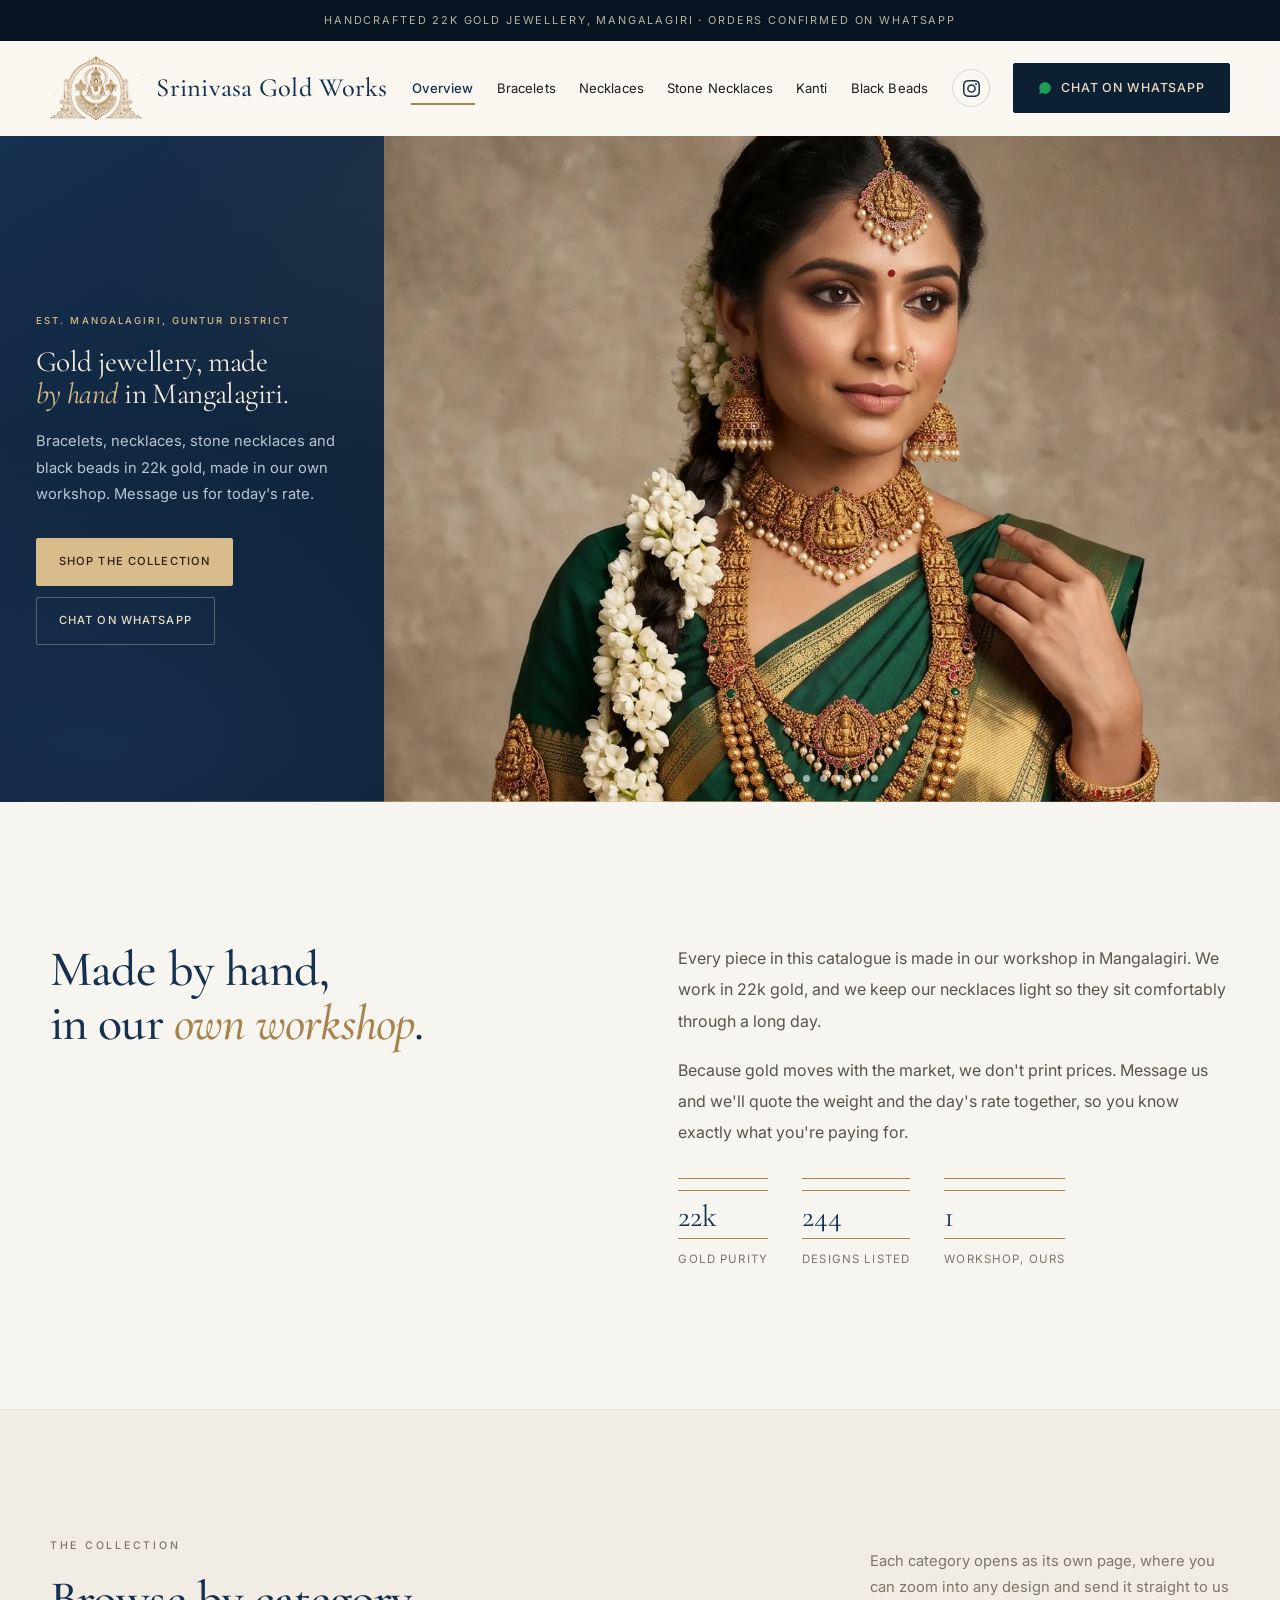
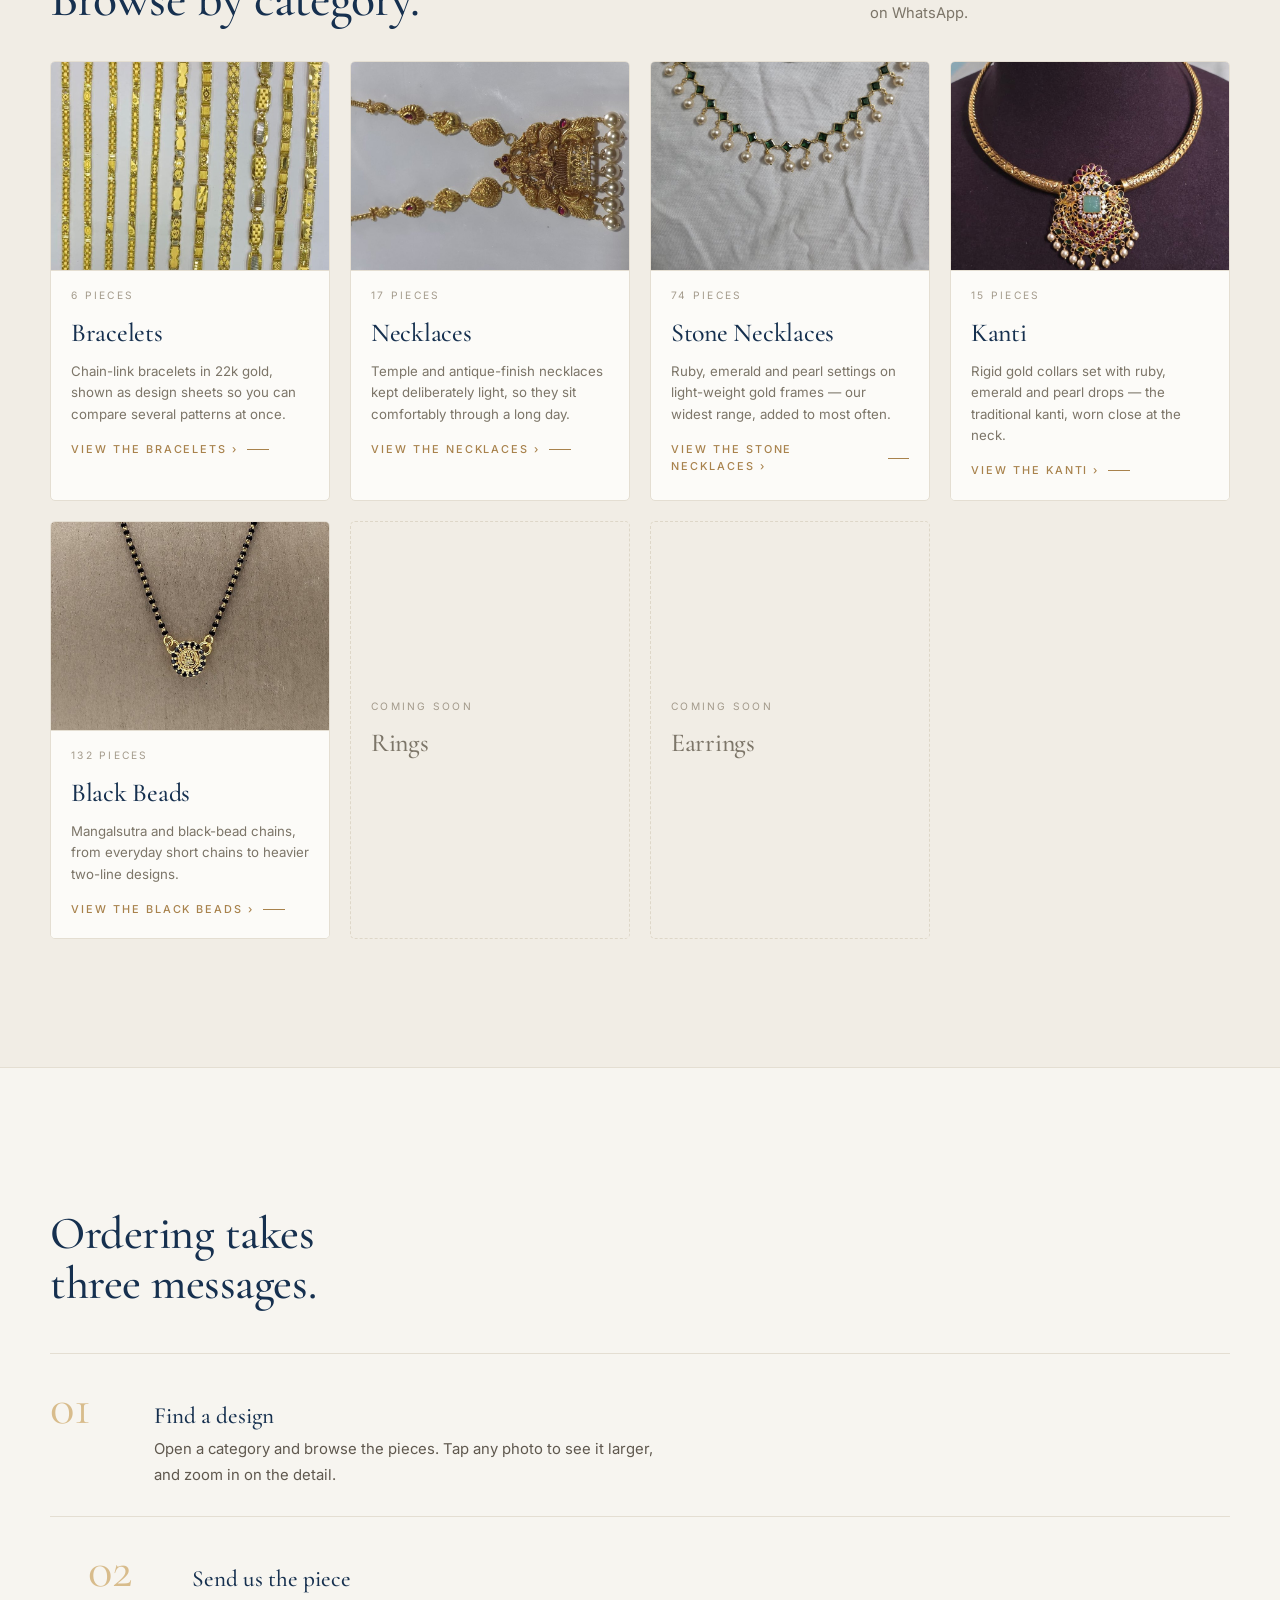
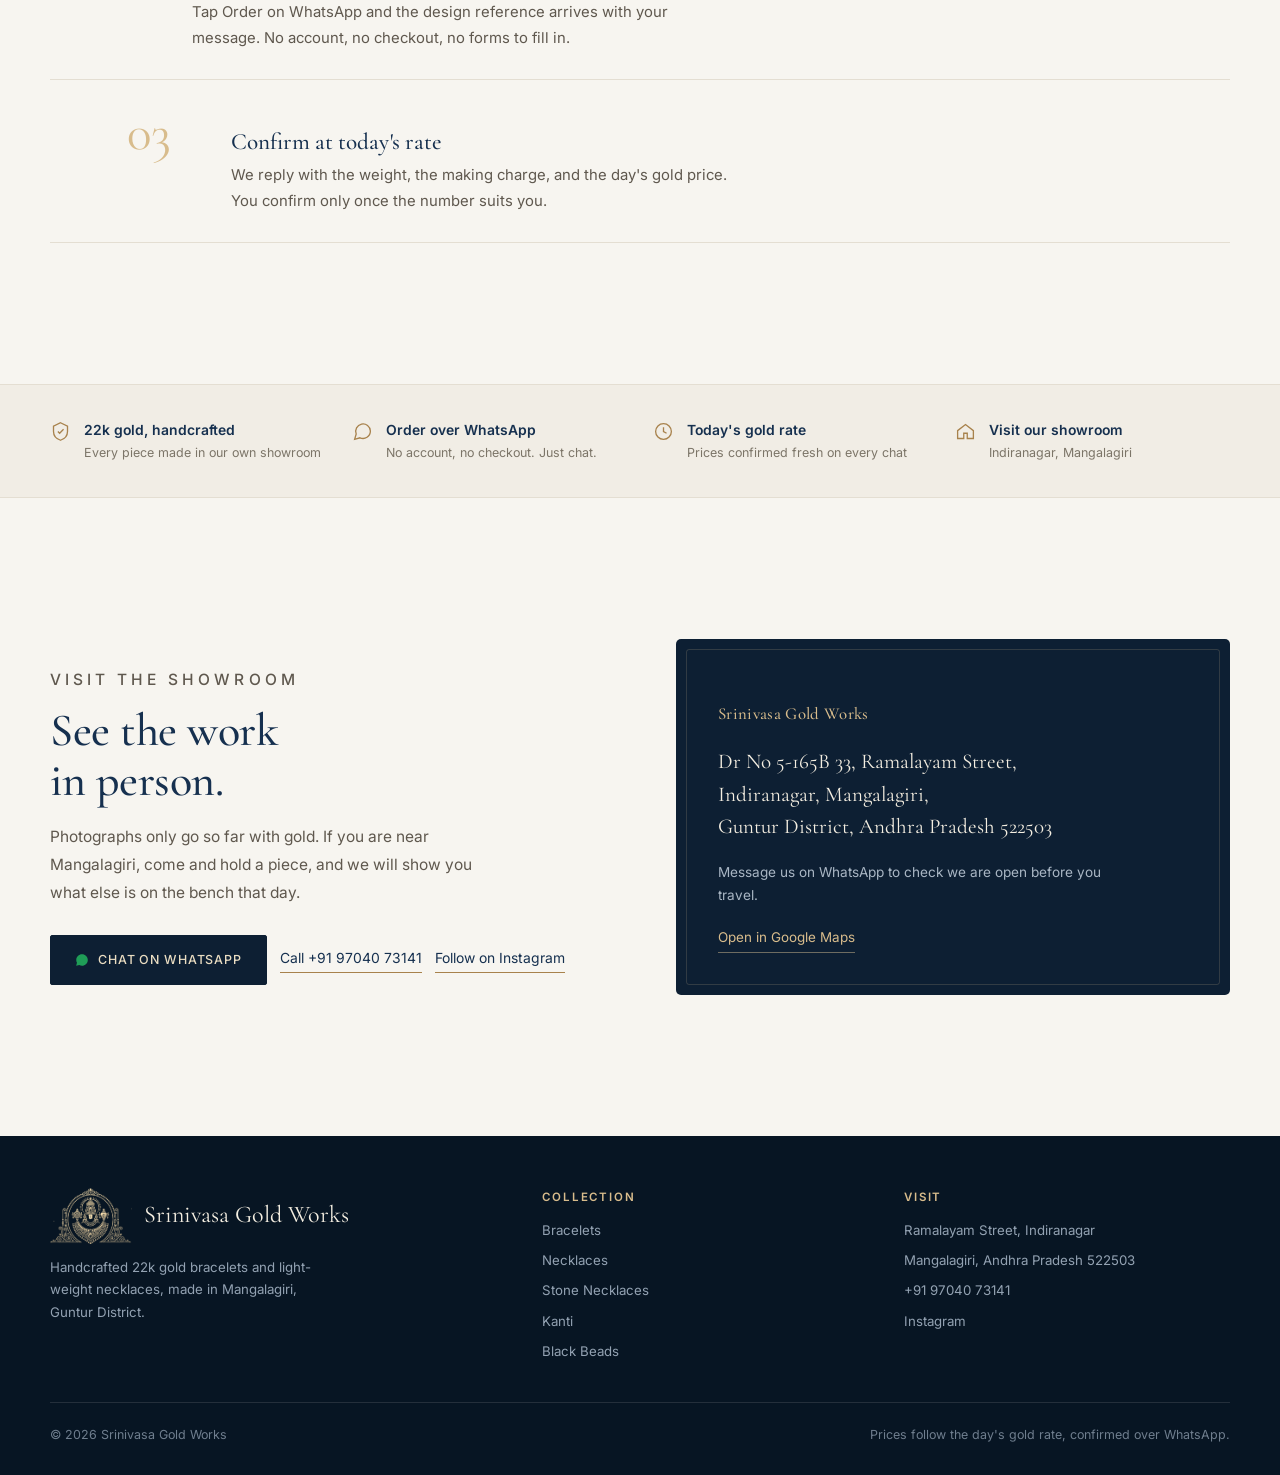
<file: index.html>
<!DOCTYPE html>
<html lang="en">
<head>
<meta charset="UTF-8">
<meta name="viewport" content="width=device-width, initial-scale=1.0">
<title>Srinivasa Gold Works — Fine Gold Jewellery in Mangalagiri</title>
<meta name="description" content="Handcrafted 22k gold bracelets, necklaces, stone necklaces and black beads from Srinivasa Gold Works, Mangalagiri. Browse the collection and confirm today's rate on WhatsApp.">
<meta name="theme-color" content="#0F2338">

<!-- Link preview for WhatsApp shares. Points at GitHub Pages; update both URLs if
     a custom domain is added later. -->
<meta property="og:type" content="website">
<meta property="og:site_name" content="Srinivasa Gold Works">
<meta property="og:title" content="Srinivasa Gold Works — Fine Gold Jewellery in Mangalagiri">
<meta property="og:description" content="Handcrafted 22k gold bracelets and light-weight necklaces. Confirm today's rate on WhatsApp.">
<meta property="og:image" content="https://srinivasagoldworks916.github.io/images/og-card.jpg">
<meta property="og:url" content="https://srinivasagoldworks916.github.io/">
<meta name="twitter:card" content="summary_large_image">

<link rel="icon" type="image/png" href="images/favicon.png">

<link rel="preconnect" href="https://fonts.googleapis.com">
<link rel="preconnect" href="https://fonts.gstatic.com" crossorigin>
<link rel="stylesheet" href="https://fonts.googleapis.com/css2?family=Cormorant+Garamond:ital,wght@0,400;0,500;0,600;0,700;1,400&family=Inter:wght@400;500;600;700&display=swap">
<link rel="stylesheet" href="css/site.css?v=34654cf1">
<noscript><style>.reveal{opacity:1;transform:none}.card-media img,.cat-tile-img{opacity:1}</style></noscript>
</head>
<body data-page="home">

<a class="skip-link" href="#collection">Skip to the collection</a>

<div class="announce">Handcrafted 22k gold jewellery, Mangalagiri <b>·</b> Orders confirmed on WhatsApp</div>

<header id="siteHeader">
  <div class="header-inner">
    <a class="brand serif" href="index.html" aria-label="Srinivasa Gold Works, home">
      <img src="images/logo-mark.png" alt="" aria-hidden="true">
      Srinivasa Gold Works
    </a>
    <nav class="catnav" id="navChips" aria-label="Sections"></nav>
    <a class="icon-btn" id="headerIg" href="#" target="_blank" rel="noopener" aria-label="Follow Srinivasa Gold Works on Instagram">
      <svg viewBox="0 0 24 24" aria-hidden="true"><path d="M12 2.16c3.2 0 3.58.01 4.85.07 3.25.15 4.77 1.69 4.92 4.92.06 1.27.07 1.65.07 4.85s-.01 3.58-.07 4.85c-.15 3.23-1.66 4.77-4.92 4.92-1.27.06-1.64.07-4.85.07s-3.58-.01-4.85-.07c-3.26-.15-4.77-1.7-4.92-4.92-.06-1.27-.07-1.65-.07-4.85s.02-3.58.07-4.85c.15-3.23 1.66-4.77 4.92-4.92 1.27-.06 1.65-.07 4.85-.07zM12 0C8.74 0 8.33.01 7.05.07c-4.35.2-6.78 2.62-6.98 6.98C.01 8.33 0 8.74 0 12s.01 3.67.07 4.95c.2 4.36 2.62 6.78 6.98 6.98C8.33 23.99 8.74 24 12 24s3.67-.01 4.95-.07c4.35-.2 6.78-2.62 6.98-6.98.06-1.28.07-1.69.07-4.95s-.01-3.67-.07-4.95c-.2-4.35-2.62-6.78-6.98-6.98C15.67.01 15.26 0 12 0zm0 5.84A6.16 6.16 0 1 0 12 18.16 6.16 6.16 0 0 0 12 5.84zM12 16a4 4 0 1 1 0-8 4 4 0 0 1 0 8zm6.41-11.85a1.44 1.44 0 1 0 0 2.88 1.44 1.44 0 0 0 0-2.88z"/></svg>
    </a>
    <a class="btn-wa" id="headerWa" href="#" target="_blank" rel="noopener">
      <svg viewBox="0 0 24 24" aria-hidden="true"><path d="M12.04 2C6.58 2 2.13 6.45 2.13 11.91c0 1.75.46 3.39 1.26 4.81L2 22l5.4-1.42a9.87 9.87 0 0 0 4.64 1.18h.01c5.46 0 9.9-4.45 9.9-9.91C21.96 6.45 17.5 2 12.04 2z"/></svg>
      Chat on WhatsApp
    </a>
  </div>
</header>

<main id="top">

  <section class="hero">
    <div class="hero-copy">
      <div class="hero-copy-inner">
        <p class="eyebrow reveal">Est. Mangalagiri, Guntur District</p>
        <h1 class="reveal" style="--d:90ms">Gold jewellery, made <em>by hand</em> in Mangalagiri.</h1>
        <p class="reveal" style="--d:180ms">Bracelets, necklaces, stone necklaces and black beads in 22k gold, made in our own workshop. Message us for today's rate.</p>
        <div class="hero-actions reveal" style="--d:260ms">
          <a class="btn-gold" href="#collection">Shop the collection</a>
          <a class="btn-ghost" id="heroWa" href="#" target="_blank" rel="noopener">Chat on WhatsApp</a>
        </div>
      </div>
    </div>
    <div class="hero-media">
      <div class="hero-bg" id="heroSlides" aria-hidden="true">
        <img class="is-active is-portrait" src="images/hero/hero-1-full.jpg" fetchpriority="high" alt="">
        <img src="images/hero/hero-2-haram.jpg" loading="lazy" alt="">
        <img src="images/hero/hero-3-necklace.jpg" loading="lazy" alt="">
        <img src="images/hero/hero-4-bangles.jpg" loading="lazy" alt="">
        <img src="images/hero/hero-5-belt.jpg" loading="lazy" alt="">
        <img src="images/hero/hero-6-jhumka.jpg" loading="lazy" alt="">
      </div>
      <div class="hero-dots" id="heroDots" role="tablist" aria-label="Choose a picture"></div>
    </div>
  </section>

  <section class="craft">
    <div class="wrap craft-grid">
      <h2 class="reveal">Made by hand,<br>in our <em>own workshop</em>.</h2>
      <div class="craft-body">
        <p class="reveal">Every piece in this catalogue is made in our workshop in Mangalagiri. We work in 22k gold, and we keep our necklaces light so they sit comfortably through a long day.</p>
        <p class="reveal" style="--d:90ms">Because gold moves with the market, we don't print prices. Message us and we'll quote the weight and the day's rate together, so you know exactly what you're paying for.</p>
        <div class="craft-marks reveal" style="--d:180ms">
          <div><div class="n">22k</div><div class="l">Gold purity</div></div>
          <div><div class="n" id="pieceCount">219</div><div class="l">Designs listed</div></div>
          <div><div class="n">1</div><div class="l">Workshop, ours</div></div>
        </div>
      </div>
    </div>
  </section>

  <section class="collection" id="collection">
    <div class="wrap">
      <div class="section-head">
        <div>
          <p class="eyebrow reveal">The collection</p>
          <h2 class="reveal" style="--d:80ms">Browse by category.</h2>
        </div>
        <p class="lede reveal" style="--d:140ms">Each category opens as its own page, where you can zoom into any design and send it straight to us on WhatsApp.</p>
      </div>

      <div class="cat-tiles" id="catTiles"></div>
    </div>
  </section>

  <section class="process">
    <div class="wrap">
      <h2 class="reveal">Ordering takes three messages.</h2>
      <div class="steps">
        <div class="step reveal">
          <div class="num">01</div>
          <div>
            <h3>Find a design</h3>
            <p>Open a category and browse the pieces. Tap any photo to see it larger, and zoom in on the detail.</p>
          </div>
        </div>
        <div class="step reveal" style="--d:90ms">
          <div class="num">02</div>
          <div>
            <h3>Send us the piece</h3>
            <p>Tap Order on WhatsApp and the design reference arrives with your message. No account, no checkout, no forms to fill in.</p>
          </div>
        </div>
        <div class="step reveal" style="--d:180ms">
          <div class="num">03</div>
          <div>
            <h3>Confirm at today's rate</h3>
            <p>We reply with the weight, the making charge, and the day's gold price. You confirm only once the number suits you.</p>
          </div>
        </div>
      </div>
    </div>
  </section>

  <section class="trust">
    <div class="wrap trust-grid">
      <div class="trust-item reveal">
        <svg viewBox="0 0 24 24" stroke-width="1.5" aria-hidden="true"><path d="M12 2 L20 6 V12 C20 17 16.5 20.5 12 22 C7.5 20.5 4 17 4 12 V6 Z"/><path d="M9 12 L11 14 L15.5 9.5"/></svg>
        <div><div class="t-title">22k gold, handcrafted</div><div class="t-sub">Every piece made in our own showroom</div></div>
      </div>
      <div class="trust-item reveal" style="--d:70ms">
        <svg viewBox="0 0 24 24" stroke-width="1.5" aria-hidden="true"><path d="M21 11.5a8.4 8.4 0 0 1-11.9 7.7L3 21l1.8-6.1A8.4 8.4 0 1 1 21 11.5z"/></svg>
        <div><div class="t-title">Order over WhatsApp</div><div class="t-sub">No account, no checkout. Just chat.</div></div>
      </div>
      <div class="trust-item reveal" style="--d:140ms">
        <svg viewBox="0 0 24 24" stroke-width="1.5" aria-hidden="true"><circle cx="12" cy="12" r="9"/><path d="M12 7 V12 L15.5 14"/></svg>
        <div><div class="t-title">Today's gold rate</div><div class="t-sub">Prices confirmed fresh on every chat</div></div>
      </div>
      <div class="trust-item reveal" style="--d:210ms">
        <svg viewBox="0 0 24 24" stroke-width="1.5" aria-hidden="true"><path d="M3 11 L12 4 L21 11 V20 H14 V14 H10 V20 H3 Z"/></svg>
        <div><div class="t-title">Visit our showroom</div><div class="t-sub">Indiranagar, Mangalagiri</div></div>
      </div>
    </div>
  </section>

  <section class="visit">
    <div class="wrap visit-grid">
      <div>
        <p class="eyebrow reveal">Visit the showroom</p>
        <h2 class="reveal" style="--d:80ms">See the work in person.</h2>
        <p class="reveal" style="--d:140ms">Photographs only go so far with gold. If you are near Mangalagiri, come and hold a piece, and we will show you what else is on the bench that day.</p>
        <div class="visit-actions reveal" style="--d:200ms">
          <a class="btn-wa" id="visitWa" href="#" target="_blank" rel="noopener">
            <svg viewBox="0 0 24 24" aria-hidden="true"><path d="M12.04 2C6.58 2 2.13 6.45 2.13 11.91c0 1.75.46 3.39 1.26 4.81L2 22l5.4-1.42a9.87 9.87 0 0 0 4.64 1.18h.01c5.46 0 9.9-4.45 9.9-9.91C21.96 6.45 17.5 2 12.04 2z"/></svg>
            Chat on WhatsApp
          </a>
          <a class="link-gold" href="tel:+919704073141">Call +91 97040 73141</a>
          <a class="link-gold" id="visitIg" href="#" target="_blank" rel="noopener">Follow on Instagram</a>
        </div>
      </div>
      <div class="address-card reveal" style="--d:120ms">
        <p class="card-brand serif">Srinivasa Gold Works</p>
        <p class="addr">Dr No 5-165B 33, Ramalayam Street,<br>Indiranagar, Mangalagiri,<br>Guntur District, Andhra Pradesh 522503</p>
        <p class="meta">Message us on WhatsApp to check we are open before you travel.</p>
        <a class="map" id="mapLink" href="#" target="_blank" rel="noopener">Open in Google Maps</a>
      </div>
    </div>
  </section>

</main>

<footer>
  <div class="wrap">
    <div class="foot-grid">
      <div>
        <div class="foot-brand">
          <img src="images/logo-mark-light.png" alt="" aria-hidden="true">
          Srinivasa Gold Works
        </div>
        <p class="foot-tag">Handcrafted 22k gold bracelets and light-weight necklaces, made in Mangalagiri, Guntur District.</p>
      </div>
      <div class="foot-col">
        <h4>Collection</h4>
        <ul id="footCats"></ul>
      </div>
      <div class="foot-col">
        <h4>Visit</h4>
        <ul>
          <li>Ramalayam Street, Indiranagar</li>
          <li>Mangalagiri, Andhra Pradesh 522503</li>
          <li><a href="tel:+919704073141">+91 97040 73141</a></li>
          <li><a href="https://www.instagram.com/srinivasagoldworks/" target="_blank" rel="noopener">Instagram</a></li>
        </ul>
      </div>
    </div>
    <div class="foot-bot">
      <span>&copy; <span id="year"></span> Srinivasa Gold Works</span>
      <span>Prices follow the day's gold rate, confirmed over WhatsApp.</span>
    </div>
  </div>
</footer>

<a class="fab" id="fabWa" href="#" target="_blank" rel="noopener" aria-label="Chat with us on WhatsApp">
  <svg viewBox="0 0 24 24" aria-hidden="true"><path d="M12.04 2C6.58 2 2.13 6.45 2.13 11.91c0 1.75.46 3.39 1.26 4.81L2 22l5.4-1.42a9.87 9.87 0 0 0 4.64 1.18h.01c5.46 0 9.9-4.45 9.9-9.91C21.96 6.45 17.5 2 12.04 2z"/></svg>
</a>

<script src="js/catalog.js?v=9adf3157"></script>
<script src="js/site.js?v=61b4eb97"></script>
<script src="js/home.js?v=a3e48eb7"></script>
</body>
</html>
</file>
<file: css/site.css>
:root{
  /* Quiet ivory ground, deep ink, one champagne accent. Generous air; hairline rules. */
  --bg:          #F7F5F0;
  --cream-deep:  #F1EDE5;
  --panel:       #FCFBF8;
  --line:        #E4DED2;
  --well:        #E8E3D9;

  --navy:        #16304F;
  --navy-deep:   #0D1F33;
  --navy-ink:    #071523;

  --gold:        #A8824C;
  --gold-light:  #D8BC8C;
  --gold-pale:   #EADDC2;

  --ink:         #1F1C18;
  --muted:       #7C7568;
  --muted-light: #A39A8B;

  --whatsapp:      #1F9D57;
  --whatsapp-dark: #188046;

  --maxw: 1240px;
  --pad:  30px;
  --ease: cubic-bezier(.16, 1, .3, 1);
}

*{ box-sizing:border-box; margin:0; padding:0; }
html{ scroll-behavior:smooth; scroll-padding-top:96px; -webkit-text-size-adjust:100%; }
body{
  background:var(--bg); color:var(--ink);
  font-family:'Inter',system-ui,sans-serif; line-height:1.6;
  -webkit-font-smoothing:antialiased; overflow-x:hidden;
}
h1,h2,h3,.serif{
  font-family:'Cormorant Garamond',Georgia,serif; font-weight:500;
  line-height:1.08; text-wrap:balance;
}
a{ color:inherit; text-decoration:none; }
img{ display:block; max-width:100%; }
button{ font:inherit; color:inherit; background:none; border:none; cursor:pointer; }

.wrap{ max-width:var(--maxw); margin:0 auto; padding-inline:var(--pad); }

.sr-only{
  position:absolute; width:1px; height:1px; padding:0; margin:-1px;
  overflow:hidden; clip:rect(0,0,0,0); white-space:nowrap; border:0;
}
.skip-link{
  position:absolute; left:-9999px; top:0; z-index:200;
  background:var(--navy-deep); color:var(--gold-pale);
  padding:12px 20px; border-radius:0 0 4px 0; font-size:.85rem;
}
.skip-link:focus{ left:0; }
:focus-visible{ outline:2px solid var(--gold); outline-offset:3px; border-radius:2px; }
::selection{ background:var(--gold-pale); color:var(--navy-ink); }

.eyebrow{
  font-size:.66rem; font-weight:500; letter-spacing:.26em; text-transform:uppercase;
  color:var(--muted);
}
.reveal{
  opacity:0; transform:translateY(26px);
  transition:opacity .8s var(--ease), transform .8s var(--ease);
  transition-delay:var(--d, 0ms);
}
.reveal.is-visible{ opacity:1; transform:none; }

.announce{
  background:var(--navy-ink); color:#BCB3A0;
  font-size:.68rem; letter-spacing:.17em; text-transform:uppercase;
  text-align:center; padding:12px 16px;
}
.announce b{ color:var(--gold-light); font-weight:500; }

header{
  position:sticky; top:0; z-index:60;
  background:rgba(250,247,241,.88); backdrop-filter:blur(12px) saturate(140%);
  border-bottom:1px solid transparent; transition:border-color .3s ease, box-shadow .3s ease;
}
header.stuck{ border-bottom-color:var(--line); box-shadow:0 6px 26px rgba(28,58,94,.06); }
.header-inner{
  max-width:var(--maxw); margin:0 auto; padding:15px var(--pad);
  display:flex; align-items:center; justify-content:space-between; gap:22px; flex-wrap:wrap;
}
.brand{ display:flex; align-items:center; gap:13px; font-size:1.65rem; color:var(--navy); letter-spacing:.01em; }
.brand img{ height:64px; width:auto; flex-shrink:0; }

nav.catnav{ display:flex; gap:21px; }
nav.catnav a{
  position:relative; font-size:.82rem; letter-spacing:.01em; color:var(--ink);
  padding:6px 1px; white-space:nowrap; transition:color .2s ease;
}
nav.catnav a::after{
  content:""; position:absolute; left:0; right:0; bottom:0; height:1.5px;
  background:var(--gold); transform:scaleX(0); transform-origin:left;
  transition:transform .3s var(--ease);
}
nav.catnav a:hover{ color:var(--navy); }
nav.catnav a:hover::after,
nav.catnav a[aria-current="page"]::after{ transform:scaleX(1); }
nav.catnav a[aria-current="page"]{ color:var(--navy); font-weight:500; }

/* Buttons share one mechanic: a colour wipe from the left on hover. */
.btn-wa, .btn-ig, .btn-gold, .btn-ghost{
  position:relative; isolation:isolate; overflow:hidden;
}
.btn-wa::before, .btn-ig::before, .btn-gold::before, .btn-ghost::before{
  content:""; position:absolute; inset:0; z-index:-1;
  transform:scaleX(0); transform-origin:right;
  transition:transform .5s var(--ease);
}
.btn-wa:hover::before, .btn-ig:hover::before,
.btn-gold:hover::before, .btn-ghost:hover::before{
  transform:scaleX(1); transform-origin:left;
}

/* Primary action: ink, not platform green. The green lives only in the glyph. */
.btn-wa{
  display:inline-flex; align-items:center; justify-content:center; gap:9px; white-space:nowrap;
  font-size:.78rem; font-weight:500; letter-spacing:.07em; text-transform:uppercase;
  color:var(--gold-pale); background:var(--navy-deep);
  padding:14px 24px; border-radius:2px; border:1px solid var(--navy-deep);
  transition:color .4s var(--ease), border-color .4s var(--ease);
}
.btn-wa::before{ background:var(--gold-light); }
.btn-wa:hover{ color:var(--navy-ink); border-color:var(--gold-light); }
.btn-wa svg{ width:14px; height:14px; fill:var(--whatsapp); flex-shrink:0; transition:fill .4s var(--ease); }
.btn-wa:hover svg{ fill:var(--navy-ink); }

.icon-btn{
  display:inline-flex; align-items:center; justify-content:center;
  width:38px; height:38px; border-radius:50%; color:var(--navy);
  border:1px solid rgba(28,58,94,.16); flex-shrink:0;
  transition:border-color .2s ease, background .2s ease, transform .2s var(--ease);
}
.icon-btn:hover{ border-color:var(--gold); background:rgba(184,137,79,.08); transform:translateY(-1px); }
.icon-btn svg{ width:17px; height:17px; fill:currentColor; }

.hero{
  position:relative; overflow:hidden; color:#F4EEE1;
  background:
    radial-gradient(120% 90% at 78% 18%, rgba(168,130,76,.22), transparent 58%),
    radial-gradient(90% 80% at 8% 92%, rgba(28,58,94,.55), transparent 60%),
    linear-gradient(150deg, var(--navy) 0%, var(--navy-deep) 52%, var(--navy-ink) 100%);
}
.hero::after{
  content:""; position:absolute; left:0; right:0; bottom:0; height:1px;
  background:linear-gradient(90deg, transparent, rgba(228,201,154,.55), transparent);
}
.hero .eyebrow{ color:var(--gold-light); }
/* The copy column is 30% wide, so the headline runs smaller here than a
   full-width hero would carry. */
.hero h1{
  margin-top:16px;
  font-size:clamp(1.7rem, 2.3vw, 2.7rem); font-weight:400;
  line-height:1.1; letter-spacing:-.02em;
}
.hero h1 em{ font-style:italic; font-weight:400; color:var(--gold-light); }
.hero p{
  margin-top:18px; font-size:.92rem; color:#BAC6D4; line-height:1.8;
}
.hero .eyebrow{ font-size:.6rem; letter-spacing:.22em; }
.hero-actions{ margin-top:30px; display:flex; gap:11px; flex-wrap:wrap; }
.hero-actions .btn-gold, .hero-actions .btn-ghost{
  padding:14px 22px; font-size:.7rem; letter-spacing:.1em;
}

.btn-gold, .btn-ghost{
  display:inline-flex; align-items:center; justify-content:center;
  font-size:.78rem; font-weight:500; letter-spacing:.14em; text-transform:uppercase;
  padding:17px 34px; border-radius:2px; border:1px solid transparent;
  transition:color .4s var(--ease), border-color .4s var(--ease);
}
.btn-gold{ background:var(--gold-light); color:#2A1F0C; border-color:var(--gold-light); }
.btn-gold::before{ background:var(--navy-ink); }
.btn-gold:hover{ color:var(--gold-light); border-color:var(--navy-ink); }
.btn-ghost{ border-color:rgba(234,221,194,.32); color:#EADDC2; }
.btn-ghost::before{ background:var(--gold-light); }
.btn-ghost:hover{ color:var(--navy-ink); border-color:var(--gold-light); }

/* Split hero: the copy sits on the navy, the picture keeps the other half at
   full brightness with nothing laid over it. */
.hero{
  display:grid;
  grid-template-columns:minmax(0,30fr) minmax(0,70fr);
  align-items:stretch;
  min-height:clamp(520px,74vh,720px);
}
.hero-copy{ display:flex; align-items:center; }
/* A gutter-aligned left padding would eat most of a 30% column, so the copy
   runs to its own modest inset instead. */
.hero-copy-inner{
  width:100%;
  padding:clamp(48px,6vw,78px) clamp(22px,2vw,36px)
          clamp(48px,6vw,78px) clamp(26px,2.8vw,52px);
}
.hero-media{ position:relative; overflow:hidden; }

.hero-bg{ position:absolute; inset:0; overflow:hidden; }
.hero-bg img{
  position:absolute; inset:0;
  width:100%; height:100%; object-fit:cover; object-position:center center;
  opacity:0; transform:scale(1.08);
  transition:opacity 1.5s var(--ease);
}
.hero-bg img.is-active{
  opacity:1; transform:scale(1);
  transition:opacity 1.5s var(--ease), transform 9s linear;
}
/* The detail crops are already 3:2 and sit centred. Only the full-length
   portrait needs pulling up, or the frame lands on the saree. */
.hero-bg img.is-portrait{ object-position:center 20%; }

.hero-dots{
  position:absolute; left:0; right:0; bottom:20px; z-index:2;
  display:flex; justify-content:center; gap:10px;
}
.hero-dots button{
  width:7px; height:7px; padding:0; border-radius:50%;
  background:rgba(255,255,255,.55); box-shadow:0 1px 4px rgba(7,21,35,.5);
  transition:background .4s var(--ease), transform .4s var(--ease);
}
.hero-dots button:hover{ background:#fff; }
.hero-dots button[aria-selected="true"]{ background:var(--gold-light); transform:scale(1.5); }

@media (prefers-reduced-motion:reduce){
  .hero-bg img{ transition:opacity .01ms; transform:none; }
  .hero-bg img.is-active{ transform:none; transition:opacity .01ms; }
}


.craft{ padding:clamp(88px,11vw,156px) 0; }
.craft-grid{
  display:grid; grid-template-columns:1fr 1fr; gap:clamp(32px,6vw,80px); align-items:start;
}
.craft h2{ font-size:clamp(2.1rem,3.9vw,3.2rem); color:var(--navy); letter-spacing:-.018em; }
.craft h2 em{ font-style:italic; color:var(--gold); font-weight:500; }
.craft-body p{ color:#5A5349; font-size:1rem; line-height:1.95; max-width:58ch; }
.craft-body p + p{ margin-top:18px; }
.craft-marks{ margin-top:30px; display:flex; gap:34px; flex-wrap:wrap; }
.craft-marks div{ border-top:1px solid var(--gold); padding-top:11px; }
.craft-marks .n{ font-family:'Cormorant Garamond',serif; font-size:1.9rem; color:var(--navy); line-height:1; }
.craft-marks .l{ font-size:.72rem; letter-spacing:.1em; text-transform:uppercase; color:var(--muted); margin-top:5px; }

.collection{ background:var(--cream-deep); padding:clamp(80px,10vw,140px) 0; border-block:1px solid var(--line); }
.section-head{ display:flex; justify-content:space-between; align-items:flex-end; gap:24px; flex-wrap:wrap; }
.section-head h2{ font-size:clamp(2.1rem,3.9vw,3.2rem); color:var(--navy); margin-top:18px; letter-spacing:-.018em; }
.section-head .lede{ color:var(--muted); font-size:.92rem; line-height:1.75; max-width:40ch; }

.cat-tiles{
  margin-top:34px; display:grid; grid-template-columns:repeat(auto-fit,minmax(272px,1fr)); gap:20px;
}
.cat-tile{
  position:relative; text-align:left; background:var(--panel); overflow:hidden;
  border:1px solid var(--line); border-radius:5px; padding:22px 20px 20px;
  transition:border-color .25s ease, box-shadow .25s ease, transform .25s var(--ease);
}
.cat-tile:hover{ border-color:var(--gold); }
.cat-tile .count{ font-size:.64rem; letter-spacing:.22em; text-transform:uppercase; color:var(--muted-light); }
.cat-tile .catname{
  font-family:'Cormorant Garamond',serif; font-weight:500; font-size:1.62rem;
  color:var(--navy); margin-top:8px; letter-spacing:-.01em;
}
/* Not-yet-photographed categories: deliberately quiet, not broken-looking. */
.cat-tile.soon{
  cursor:default; background:transparent;
  border-style:dashed; border-color:#DED7C8;
  display:flex; align-items:center; min-height:150px;
}
.cat-tile.soon:hover{ border-color:#DED7C8; }
.cat-tile.soon .count{ color:var(--muted-light); }
.cat-tile.soon .catname{ color:var(--muted); }
.cat-tile.has-cover{ padding:0; display:block; }
.cat-tile-img{
  width:100%; aspect-ratio:4/3; object-fit:cover; display:block;
  transition:transform 1.1s var(--ease), opacity .7s ease;
}
.cat-tile.has-cover:hover .cat-tile-img{ transform:scale(1.04); }
.cat-tile.has-cover .cat-tile-body{
  padding:16px 20px 18px; background:var(--panel);
  border-top:1px solid var(--line);
}
.cat-blurb{ margin-top:8px; font-size:.83rem; line-height:1.6; color:var(--muted); }
.cat-go{
  display:inline-flex; align-items:center; gap:9px;
  margin-top:16px; font-size:.68rem; font-weight:500;
  letter-spacing:.18em; text-transform:uppercase; color:var(--gold);
  transition:color .35s var(--ease);
}
.cat-go::after{
  content:""; width:22px; height:1px; background:currentColor;
  transition:width .4s var(--ease);
}
.cat-tile:hover .cat-go{ color:var(--navy); }
.cat-tile:hover .cat-go::after{ width:38px; }

/* Gallery page header */
.page-head{
  background:var(--cream-deep); border-bottom:1px solid var(--line);
  padding:clamp(52px,7vw,92px) 0 clamp(44px,6vw,72px);
}
.back-link{
  display:inline-flex; align-items:center; gap:7px;
  font-size:.8rem; color:var(--muted); transition:color .2s ease;
}
.back-link:hover{ color:var(--gold); }
.page-head h1{
  margin-top:18px; font-size:clamp(2.3rem,4.8vw,3.7rem);
  color:var(--navy); letter-spacing:-.022em;
}
.page-head .page-blurb{
  margin-top:14px; max-width:56ch; color:#5F584E; font-size:.97rem; line-height:1.8;
}
.page-head .page-count{
  margin-top:20px; font-size:.68rem; letter-spacing:.24em;
  text-transform:uppercase; color:var(--muted); font-weight:500;
}
.gallery-wrap{ padding:clamp(40px,5vw,64px) 0 clamp(80px,10vw,132px); }
.gallery-wrap .toolbar{ margin-top:0; }

/* Closing call to action at the foot of a gallery page */
.closing-cta{
  background:var(--navy-deep); color:#EADDC2;
  padding:clamp(72px,9vw,118px) 0;
  text-align:center;
}
.closing-cta .eyebrow{ color:var(--gold-light); }
.closing-cta h2{
  margin:18px auto 0; max-width:19ch;
  font-size:clamp(1.9rem,3.6vw,2.9rem); color:#F6EFE0; letter-spacing:-.02em;
}
.closing-sub{
  margin:20px auto 0; max-width:52ch;
  color:#B6C2D0; font-size:.95rem; line-height:1.85;
}
.closing-actions{
  margin-top:36px; display:flex; gap:16px;
  justify-content:center; align-items:center; flex-wrap:wrap;
}
.closing-cta .btn-wa{
  background:var(--gold-light); color:var(--navy-ink); border-color:var(--gold-light);
}
.closing-cta .btn-wa::before{ background:#F6EFE0; }
.closing-cta .btn-wa svg{ fill:var(--navy-ink); }
.closing-cta .btn-wa:hover{ color:var(--navy-ink); border-color:#F6EFE0; }
.closing-cta .link-gold{ color:var(--gold-light); border-bottom-color:rgba(216,188,140,.5); }
.closing-cta .link-gold:hover{ color:#fff; border-bottom-color:#fff; }

/* Other categories, shown at the foot of a gallery page */
.more-cats{ background:var(--cream-deep); border-top:1px solid var(--line); padding:clamp(48px,6vw,76px) 0; }
.more-cats h2{ font-size:clamp(1.6rem,2.8vw,2.2rem); color:var(--navy); }
.more-cats .cat-tiles{ margin-top:26px; }

.toolbar{
  margin-top:38px; display:flex; justify-content:space-between; align-items:center;
  gap:16px; flex-wrap:wrap; padding-bottom:16px; border-bottom:1px solid var(--line);
}
.result-count{ font-size:.68rem; letter-spacing:.22em; text-transform:uppercase; color:var(--muted); }
.search-wrap{ position:relative; }
.search-wrap svg{
  position:absolute; left:13px; top:50%; transform:translateY(-50%);
  width:15px; height:15px; stroke:var(--muted); fill:none; pointer-events:none;
}
.search-input{
  background:var(--panel); border:1px solid var(--line); border-radius:4px;
  padding:11px 14px 11px 37px; font-size:.86rem; width:268px; color:var(--ink);
  transition:border-color .2s ease, box-shadow .2s ease;
}
.search-input::placeholder{ color:var(--muted-light); }
.search-input:focus{ outline:none; border-color:var(--gold); box-shadow:0 0 0 3px rgba(184,137,79,.13); }

.grid{
  margin-top:44px;
  display:grid; grid-template-columns:repeat(auto-fill,minmax(272px,1fr)); gap:clamp(28px,3.4vw,52px);
}
/* No border, no lift: the photograph is the object, the card is not. */
.card{
  background:transparent; overflow:hidden;
  display:flex; flex-direction:column;
}
.card-media{
  aspect-ratio:4/5; overflow:hidden; background:var(--well);
  display:grid; place-items:center; position:relative; cursor:zoom-in;
}
/* Photos are large originals, so they arrive late: fade them in rather than
   letting them snap into place. */
.card-media img{
  width:100%; height:100%; object-fit:cover;
  opacity:0; transition:transform 1.1s var(--ease), opacity .7s ease;
}
.card-media img.is-loaded{ opacity:1; }
.card:hover .card-media img{ transform:scale(1.035); }
.cat-tile-img{ opacity:0; }
.cat-tile-img.is-loaded{ opacity:1; }
.zoom-hint{
  position:absolute; right:14px; bottom:14px; width:32px; height:32px; border-radius:50%;
  background:rgba(7,21,35,.42); backdrop-filter:blur(6px);
  display:flex; align-items:center; justify-content:center;
  opacity:0; transition:opacity .45s var(--ease);
}
.card:hover .zoom-hint{ opacity:1; }
.zoom-hint svg{ width:14px; height:14px; stroke:var(--gold-pale); fill:none; }
.card-media.no-photo{ cursor:default; }
.card-media.no-photo .zoom-hint{ display:none; }
.card-media.no-photo{
  background:
    var(--well)
    url("data:image/svg+xml,%3Csvg xmlns='http://www.w3.org/2000/svg' viewBox='0 0 24 24' fill='none'%3E%3Cpath d='M12 2 L4 9 L12 22 L20 9 Z' stroke='%23A99E8D' stroke-width='1.1'/%3E%3Cpath d='M4 9 H20' stroke='%23A99E8D' stroke-width='.75'/%3E%3C/svg%3E")
    no-repeat center calc(50% - 21px);
  background-size:32px 32px;
}
.card-media.no-photo::after{
  content:"Photo coming soon"; margin-top:40px;
  font-family:'Cormorant Garamond',serif; font-style:italic; font-size:1.02rem;
  color:var(--muted-light);
}
.card-body{ padding:20px 2px 0; display:flex; flex-direction:column; gap:6px; flex:1; }
.card-cat{ font-size:.62rem; color:var(--muted-light); text-transform:uppercase; letter-spacing:.2em; font-weight:500; }
.card-name{ font-family:'Cormorant Garamond',serif; font-weight:500; font-size:1.42rem; color:var(--ink); line-height:1.2; }
.card-note{ color:var(--muted); font-size:.79rem; line-height:1.6; }
.card-price{
  color:var(--muted); font-weight:400; font-size:.74rem; letter-spacing:.1em;
  text-transform:uppercase; margin-top:6px; margin-bottom:20px;
}
.card-actions{ margin-top:auto; display:flex; flex-direction:column; gap:9px; }
/* Card buttons sit in narrow columns, so they run tighter than the page-level
   ones. The wipe needs overflow:hidden, which would otherwise clip the label. */
.card-actions .btn-wa, .card-actions .btn-ig{
  justify-content:center; width:100%;
  padding:12px 10px; gap:7px;
  font-size:.68rem; letter-spacing:.04em;
  white-space:normal; text-align:center; line-height:1.35;
}
.card-actions .btn-wa svg, .card-actions .btn-ig svg{ width:13px; height:13px; }

/* Secondary action: a hairline, so two CTAs never compete. */
.btn-ig{
  display:inline-flex; align-items:center; justify-content:center; gap:9px; white-space:nowrap;
  font-size:.78rem; font-weight:500; letter-spacing:.07em; text-transform:uppercase;
  color:var(--navy); background:transparent;
  padding:13px 24px; border-radius:2px; border:1px solid var(--line);
  transition:border-color .4s var(--ease), color .4s var(--ease);
}
.btn-ig::before{ background:var(--navy-deep); }
.btn-ig:hover{ border-color:var(--navy-deep); color:var(--gold-pale); }
.btn-ig svg{ width:14px; height:14px; fill:currentColor; flex-shrink:0; opacity:.8; }

.empty-state{ text-align:center; padding:64px 0 24px; color:var(--muted); display:none; }
.empty-state p:first-child{ font-family:'Cormorant Garamond',serif; font-size:1.8rem; color:var(--navy); }
.empty-state p + p{ margin-top:8px; font-size:.9rem; }
.empty-state button{ margin-top:20px; font-size:.85rem; color:var(--gold); border-bottom:1px solid var(--gold); padding-bottom:2px; }

.process{ padding:clamp(88px,11vw,150px) 0; }
.process h2{ font-size:clamp(2rem,3.6vw,2.9rem); color:var(--navy); max-width:18ch; letter-spacing:-.01em; }
.steps{ margin-top:44px; display:grid; gap:0; }
.step{
  display:grid; grid-template-columns:auto 1fr; gap:clamp(20px,4vw,52px);
  align-items:baseline; padding:28px 0; border-top:1px solid var(--line);
}
.step:last-child{ border-bottom:1px solid var(--line); }
.step .num{
  font-family:'Cormorant Garamond',serif; font-size:clamp(2rem,4vw,3.2rem);
  color:var(--gold-light); line-height:1; min-width:2.2ch;
}
.step h3{ font-size:1.45rem; color:var(--navy); }
.step p{ margin-top:7px; color:#5F584E; font-size:.93rem; line-height:1.75; max-width:58ch; }
.step:nth-child(2){ padding-left:clamp(0px,3vw,44px); }
.step:nth-child(3){ padding-left:clamp(0px,6vw,88px); }

.trust{ background:var(--cream-deep); border-block:1px solid var(--line); padding:34px 0; }
.trust-grid{ display:grid; grid-template-columns:repeat(auto-fit,minmax(210px,1fr)); gap:26px; }
.trust-item{ display:flex; gap:13px; align-items:flex-start; }
.trust-item svg{ width:21px; height:21px; flex-shrink:0; stroke:var(--gold); fill:none; margin-top:2px; }
.trust-item .t-title{ font-size:.87rem; font-weight:600; color:var(--navy); }
.trust-item .t-sub{ font-size:.78rem; color:var(--muted); margin-top:3px; line-height:1.5; }

.visit{ padding:clamp(88px,11vw,150px) 0; }
.visit-grid{ display:grid; grid-template-columns:1fr 1fr; gap:clamp(32px,6vw,72px); align-items:center; }
.visit h2{ font-size:clamp(2rem,3.6vw,2.9rem); color:var(--navy); margin-top:12px; max-width:16ch; letter-spacing:-.01em; }
.visit p{ margin-top:18px; color:#5F584E; font-size:.97rem; line-height:1.8; max-width:46ch; }
.visit-actions{ margin-top:28px; display:flex; gap:13px; flex-wrap:wrap; align-items:center; }
.link-gold{
  font-size:.87rem; color:var(--navy); border-bottom:1px solid var(--gold);
  padding-bottom:3px; transition:color .2s ease;
}
.link-gold:hover{ color:var(--gold); }
.address-card{
  background:var(--navy-deep); color:#DCE3EB; border-radius:5px;
  padding:clamp(28px,4vw,42px); position:relative; overflow:hidden;
}
.address-card::before{
  content:""; position:absolute; inset:10px; border:1px solid rgba(228,201,154,.17);
  border-radius:3px; pointer-events:none;
}
.address-card .card-brand{ font-size:1.05rem; color:var(--gold-light); letter-spacing:.02em; }
.address-card .addr{
  margin-top:16px; font-family:'Cormorant Garamond',serif; font-size:1.32rem;
  line-height:1.55; color:#F4EEE1;
}
.address-card .meta{ margin-top:18px; font-size:.85rem; color:#A9B6C4; line-height:1.7; }
.address-card a.map{
  display:inline-block; margin-top:20px; font-size:.84rem; color:var(--gold-light);
  border-bottom:1px solid rgba(228,201,154,.45); padding-bottom:3px;
}
.address-card a.map:hover{ color:#fff; border-bottom-color:#fff; }

footer{ background:var(--navy-ink); color:#93A2B2; padding:52px 0 30px; font-size:.83rem; }
.foot-grid{ display:grid; grid-template-columns:1.4fr 1fr 1fr; gap:36px; }
.foot-brand{ display:flex; align-items:center; gap:12px; font-family:'Cormorant Garamond',serif; font-size:1.5rem; color:#F4EEE1; }
.foot-brand img{ height:56px; width:auto; }
.foot-tag{ margin-top:12px; max-width:34ch; line-height:1.7; }
.foot-col h4{ font-size:.72rem; letter-spacing:.16em; text-transform:uppercase; color:var(--gold-light); font-weight:600; font-family:'Inter',sans-serif; }
.foot-col ul{ list-style:none; margin-top:14px; display:grid; gap:9px; }
.foot-col a:hover{ color:#F4EEE1; }
.foot-col a{ font-size:.83rem; color:inherit; }
.foot-bot{
  margin-top:40px; padding-top:22px; border-top:1px solid rgba(244,238,225,.12);
  display:flex; justify-content:space-between; gap:16px; flex-wrap:wrap; font-size:.78rem; color:#6F7E8E;
}

.fab{
  position:fixed; right:18px; bottom:18px; z-index:70; display:none;
  width:52px; height:52px; border-radius:50%; background:var(--navy-deep);
  align-items:center; justify-content:center;
  border:1px solid rgba(216,188,140,.3);
  box-shadow:0 10px 30px rgba(7,21,35,.22);
  transition:transform .35s var(--ease);
}
.fab:hover{ transform:translateY(-2px); }
.fab svg{ width:23px; height:23px; fill:var(--gold-light); }

.to-top{
  position:fixed; left:18px; bottom:18px; z-index:70;
  width:44px; height:44px; border-radius:50%;
  display:flex; align-items:center; justify-content:center;
  background:var(--panel); border:1px solid var(--line); color:var(--navy);
  opacity:0; visibility:hidden; transform:translateY(8px);
  transition:opacity .4s var(--ease), transform .4s var(--ease),
             visibility .4s, border-color .3s ease, color .3s ease;
}
.to-top.is-shown{ opacity:1; visibility:visible; transform:none; }
.to-top:hover{ border-color:var(--gold); color:var(--gold); }
.to-top svg{ width:17px; height:17px; stroke:currentColor; fill:none; }

.lightbox{
  position:fixed; inset:0; z-index:120; background:rgba(9,24,41,.94);
  display:flex; align-items:center; justify-content:center;
}
.lightbox[hidden]{ display:none; }
.lb-stage{
  width:min(88vw,900px); height:min(82vh,900px); overflow:hidden;
  display:flex; align-items:center; justify-content:center; touch-action:none;
}
.lb-stage img{
  max-width:100%; max-height:100%; object-fit:contain; user-select:none;
  transition:transform .18s ease; will-change:transform; cursor:grab;
}
.lb-stage.zoomed img{ cursor:grab; }
.lb-stage.dragging img{ transition:none; cursor:grabbing; }
.lb-close, .lb-nav{
  position:absolute; display:flex; align-items:center; justify-content:center;
  width:46px; height:46px; border-radius:50%; color:#F4EEE1;
  background:rgba(244,238,225,.1); border:1px solid rgba(244,238,225,.22);
  transition:background .2s ease, border-color .2s ease;
}
.lb-close:hover, .lb-nav:hover{ background:rgba(244,238,225,.2); border-color:var(--gold-light); }
.lb-close{ top:18px; right:18px; font-size:1.4rem; line-height:1; }
.lb-nav{ top:50%; transform:translateY(-50%); font-size:1.6rem; }
.lb-prev{ left:18px; }
.lb-next{ right:18px; }
.lb-nav:disabled{ opacity:.3; pointer-events:none; }
.lb-zoom{
  position:absolute; left:50%; bottom:22px; transform:translateX(-50%);
  display:flex; gap:8px; background:rgba(244,238,225,.1);
  border:1px solid rgba(244,238,225,.22); border-radius:30px; padding:6px;
}
.lb-zoom button{
  width:38px; height:38px; border-radius:50%; color:#F4EEE1; font-size:1.1rem;
  transition:background .2s ease;
}
.lb-zoom button:hover{ background:rgba(244,238,225,.18); }
.lb-caption{
  position:absolute; left:18px; bottom:24px; color:#D8CDB6; font-size:.82rem;
  max-width:60vw;
}
@media (max-width:640px){
  .lb-caption{ display:none; }
  .lb-nav{ width:40px; height:40px; }
  .lb-close{ width:40px; height:40px; }
}

@media (max-width:1080px){
  nav.catnav{
    order:3; width:100%; gap:22px; overflow-x:auto;
    scroll-snap-type:x proximity; scrollbar-width:none; -ms-overflow-style:none;
    padding-bottom:3px;
  }
  nav.catnav::-webkit-scrollbar{ display:none; }
  nav.catnav a{ flex:0 0 auto; scroll-snap-align:start; }
  .header-inner{ padding-bottom:9px; }
  html{ scroll-padding-top:132px; }
}
@media (max-width:960px){
  .craft-grid, .visit-grid{ grid-template-columns:1fr; }
  .foot-grid{ grid-template-columns:1fr 1fr; }
}
/* 30% of a laptop screen is too narrow for the headline: stack before then. */
@media (max-width:1080px){
  .hero{ grid-template-columns:1fr; min-height:0; }
  .hero-media{ order:-1; aspect-ratio:3/2; }
  .hero-copy-inner{
    padding:clamp(44px,6vw,64px) max(var(--pad), (100vw - var(--maxw)) / 2);
  }
  .hero h1{ font-size:clamp(2.2rem,4.6vw,3rem); }
  .hero p{ font-size:1rem; max-width:52ch; }
  .hero-actions .btn-gold, .hero-actions .btn-ghost{
    padding:16px 30px; font-size:.76rem; letter-spacing:.13em;
  }
}
@media (max-width:820px){
  :root{ --pad:20px; }
  .hero-copy-inner{ padding:clamp(40px,8vw,56px) var(--pad); }
  .hero h1{ font-size:clamp(2.1rem,8vw,3rem); }
  .hero-bg img.is-portrait{ object-position:center 18%; }
  .header-inner{ padding:13px var(--pad) 9px; gap:12px; }
  .toolbar{ flex-direction:column-reverse; align-items:stretch; }
  .search-input{ width:100%; }
  .step{ grid-template-columns:1fr; gap:6px; }
  .step .num{ font-size:2rem; }
  .step:nth-child(2), .step:nth-child(3){ padding-left:0; }
  .foot-grid{ grid-template-columns:1fr; gap:28px; }
  .fab{ display:flex; }
  .grid{ grid-template-columns:repeat(auto-fill,minmax(158px,1fr)); gap:14px; }
  .card-name{ font-size:1.18rem; }
}

@media (prefers-reduced-motion:reduce){
  html{ scroll-behavior:auto; }
  .reveal{ opacity:1; transform:none; transition:none; }
  *,*::before,*::after{
    animation-duration:.01ms !important; animation-iteration-count:1 !important;
    transition-duration:.01ms !important;
  }
}
</file>
